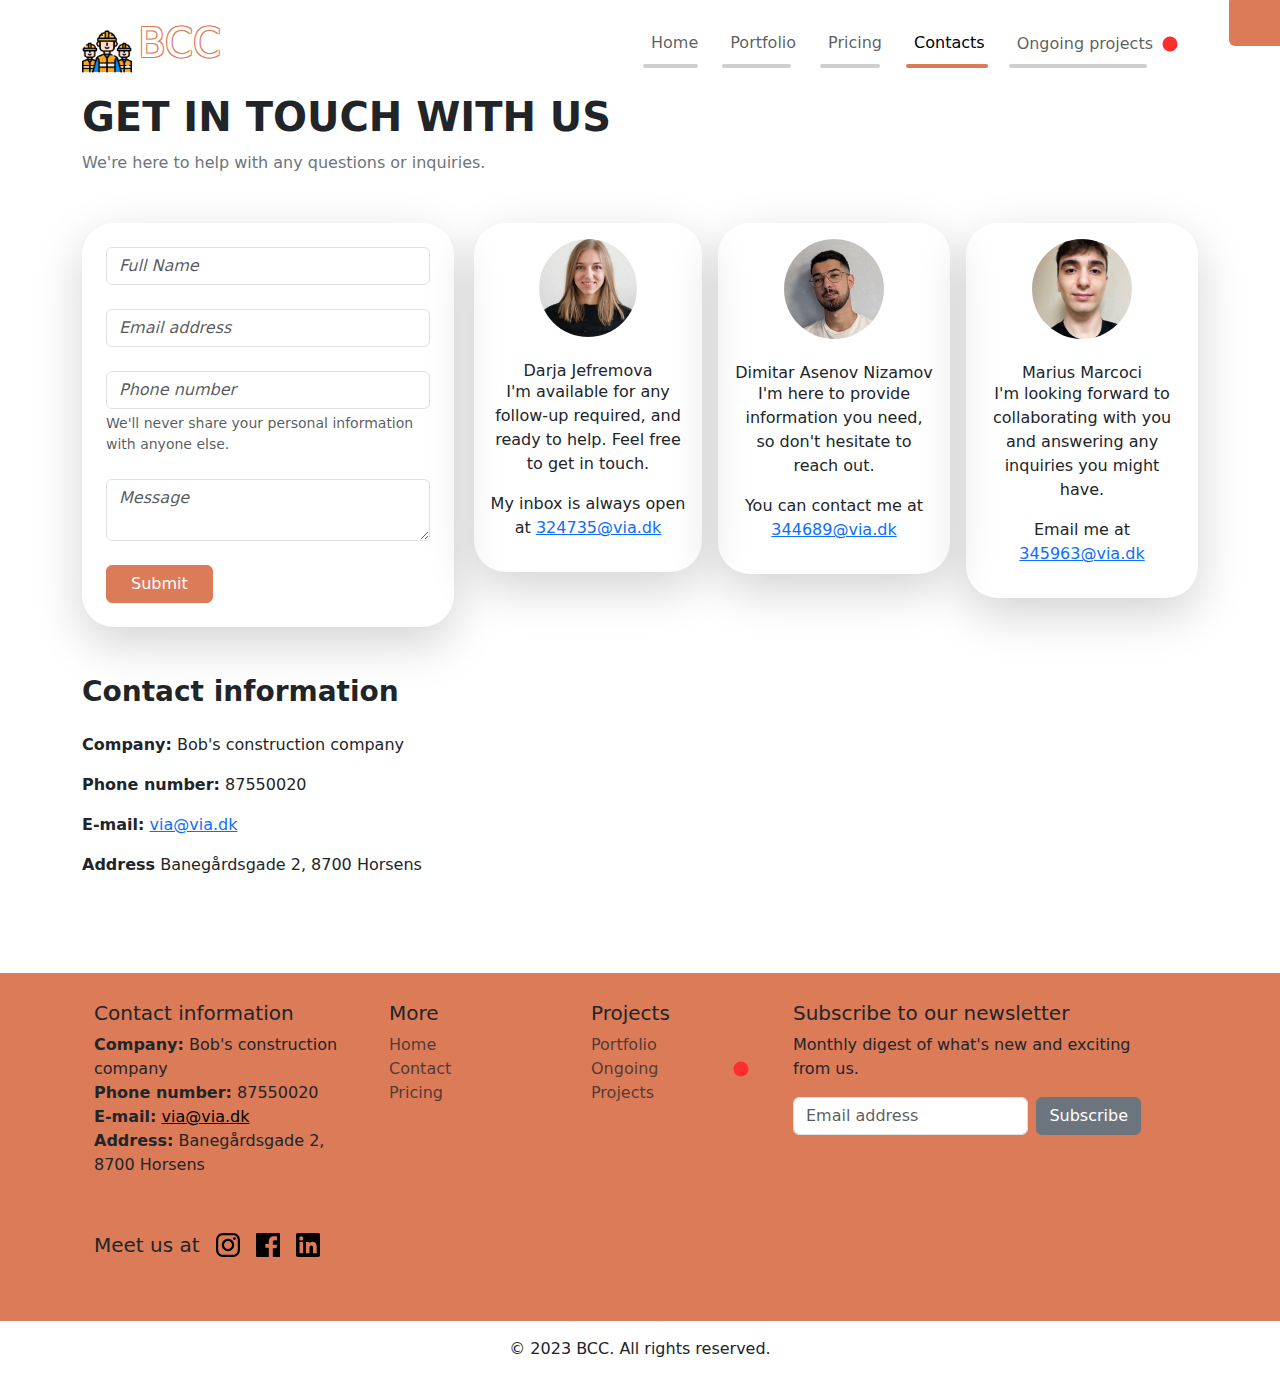
<file: contacts.html>
<!doctype html>
<html lang="en">

<head>
  <meta charset="utf-8">
  <meta name="viewport" content="width=device-width, initial-scale=1">
  <title>Bob's construction company</title>
    <link rel="shortcut icon" href="images/logo64x64.ico" type="image/x-icon">
  <link rel="stylesheet" href="styles/bootstrap.css">
  <link rel="stylesheet" href="styles/global.css">
  <link rel="stylesheet" href="styles/index.css">
  <link rel="stylesheet" href="https://cdnjs.cloudflare.com/ajax/libs/font-awesome/6.4.2/css/all.min.css"
    integrity="sha512-z3gLpd7yknf1YoNbCzqRKc4qyor8gaKU1qmn+CShxbuBusANI9QpRohGBreCFkKxLhei6S9CQXFEbbKuqLg0DA=="
    crossorigin="anonymous" referrerpolicy="no-referrer" />
</head>

<body>
  <nav class="navbar navbar-expand-md position-relative">
    <div class="decoration d-none d-sm-block position-absolute bg-primary rounded"></div>
    <div class="container">
      <a class="navbar-brand" href="index.html">
        <img src="images/logo64x64.png" alt="Bootstrap" width="50" height="45">
        <span class="logo-text">BCC</span>
      </a>
      <div class="d-md-flex gap-2 gap-sm-3 gap-xl-5 align-items-center">
        <button class="navbar-toggler" type="button" data-bs-toggle="collapse" data-bs-target="#navbarNav"
          aria-controls="navbarNav" aria-expanded="false" aria-label="Toggle navigation">
          <span class="navbar-toggler-icon"></span>
        </button>
      </div>
      <div class="collapse navbar-collapse justify-content-end" id="navbarNav">
        <ul class="navbar-nav">
          <li class="nav-item px-2">
            <a class="nav-link link-underline-primary" href="index.html">Home</a>
          </li>
          <li class="px-2 nav-item">
            <a class="nav-link link-underline-primary" href="portfolio.html">Portfolio</a>
          </li>
          <li class="px-2 nav-item">
            <a class="nav-link link-underline-primary" href="pricing.html">Pricing</a>
          </li>
          <li class="px-2 nav-item active">
            <a class="nav-link link-underline-primary active" aria-current="page" href="contacts.html">Contacts</a>
          </li>
          <li class="px-2 nav-item w-100 py-2 px-1">
            <a href="ongoing.html"
              class="w-100 d-flex link-underline-primary nav-link justify-content-start justify-md-content-center align-items-center ring-container">
              <span class="pe-1">Ongoing projects</span>
              <div class="d-flex justify-content-center align-items-center ring-container">
                <div class="ringring"></div>
                <div class="circle"></div>
              </div>
            </a>
          </li>
        </ul>
      </div>
    </div>
  </nav>
  <main class="container">
    <!-- Text -->
    <div class="text">
      <p class="fs-1 fw-bolder mb-1 text-uppercase">Get in Touch with Us</p>
      <p class="fs-6 text-secondary mt-1 mb-5">We're here to help with any questions or inquiries.</p>
    </div>

    <!-- Contact form -->
    <div class="d-flex flex-column flex-lg-row">
      <div class="col-xs-12 col-lg-4 me-lg-3  shadow-lg p-4 mb-5 rounded-5 ">
        <form>
          <div class="mb-4">
            <input type="text" placeholder="Full Name" class="form-control fst-italic" id="exampleInputName">
          </div>
          <div class="mb-4">
            <input type="email" placeholder="Email address" class="form-control fst-italic" id="exampleInputEmail1">
          </div>
          <div class="mb-4">
            <input type="tel" placeholder="Phone number" class="form-control fst-italic" id="exampleInputPhoneNumber"
              aria-describedby="phoneNumberlHelp">
            <div id="phoneNumberlHelp" class="form-text">We'll never share your personal information with anyone else.
            </div>
          </div>
          <div class="mb-4">
            <textarea placeholder="Message" class="form-control fst-italic" id="exampleInputMessage"></textarea>
          </div>
          <button type="submit" class="btn btn-primary text-white me-auto px-4">Submit</button>
        </form>
      </div>
      <!-- Contacts -->
      <div class="row row-col-xs-2 row-cols-md-3 g-3">
        <div>
          <div class="w-30 h-70 text-center shadow-lg p-3 ms-1 mb-5 rounded-5">
            <img src="images/dj.png" class="card-img-top w-50 h-30 align-self-center rounded-circle mb-4" alt="photo">
            <div class="card-body">
              <h5 class="card-title fs-6">Darja Jefremova</h5>
              <p class="card-text">I'm available for any follow-up required, and ready to help. Feel free to get in
                touch.</p>
              <p class="email">My inbox is always open at <a href="mailto:324735@via.dk"> 324735@via.dk</a></p>
            </div>
          </div>
        </div>
        <div>
          <div class=" w-30 h-70 text-center shadow-lg p-3 mb-5 rounded-5 ">
            <img src="images/dan.png" class="card-img-top w-50 h-30 align-self-center rounded-circle mb-4" alt="photo">
            <div class="card-body">
              <h5 class="card-title fs-6">Dimitar Asenov Nizamov</h5>
              <p class="card-text">I'm here to provide information you need, so don't hesitate to reach out.</p>
              <p class="email">You can contact me at <a href="mailto:344689@via.dk"> 344689@via.dk</a></p>
            </div>
          </div>
        </div>
        <div>
          <div class=" w-30 h-70 text-center shadow-lg p-3 mb-5 rounded-5 ">
            <img src="images/mm.png" class="card-img-top w-50 h-30 align-self-center rounded-circle mb-4" alt="photo">
            <div class="card-body">
              <h5 class="card-title fs-6">Marius Marcoci</h5>
              <p class="card-text">I'm looking forward to collaborating with you and answering any inquiries you might
                have.</p>
              <p class="email">Email me at <a href="mailto:345963@via.dk"> 345963@via.dk</a></p>
            </div>
          </div>
        </div>
      </div>
    </div>
    <!-- Contact info -->
    <div class="d-flex mb-5 flex-column flex-lg-row flex-md-row">
      <div class=" w-50 mb-5">
        <div class="card-body">
          <h5 class="card-title fw-bolder fs-3 mb-4">Contact information</h5>
          <p class="card-text"><strong>Company:</strong> Bob's construction company</p>
          <p class="card-text"><strong>Phone number:</strong> 87550020</p>
          <p class="card-text"><strong>E-mail:</strong> <a href="mailto:via@via.dk"> via@via.dk</a></p>
          <p class="card-text"><strong>Address</strong> Banegårdsgade 2, 8700 Horsens</p>
        </div>
      </div>
      <div class="ms-5">
        <iframe
          src="https://www.google.com/maps/embed?pb=!1m18!1m12!1m3!1d1882.7229095299467!2d9.838031680671843!3d55.863577630002396!2m3!1f0!2f0!3f0!3m2!1i1024!2i768!4f13.1!3m3!1m2!1s0x464c63be87e17d19%3A0xa65113d28ba174ba!2sVIA%20University%20College%2C%20Campus%20Horsens!5e0!3m2!1sda!2sdk!4v1698149342575!5m2!1sda!2sdk"
          width="300" height="200" style="border:0;" allowfullscreen="" loading="lazy"
          referrerpolicy="no-referrer-when-downgrade"></iframe>
      </div>
    </div>
  </main>


  <!-- Footer -->
  <footer class="pt-1 bg-primary">
    <div class="content container">
        <div class="row mx-0 d-flex">
            <div class="col-lg-3 col-md-6 col-sm-6 mb-3 mt-4 w-20">
                <h5>Contact information</h5>
                <ul class="list-unstyled">
                    <li><strong>Company:</strong> Bob's construction company</li>
                    <li><strong>Phone number:</strong> 87550020</li>
                    <li><strong>E-mail:</strong> <a class="text-black" href="mailto:via@via.dk">via@via.dk</a></li>
                    <li><strong>Address:</strong> Banegårdsgade 2, 8700 Horsens</li>
                </ul>
            </div>
            <div class="col-lg- col-md-2 col-sm-2 col-4 ms-3 mt-4 w-10">
                <h5>More</h5>
                <ul class="nav flex-column">
                    <li><a class="link-offset-2 link-offset-3-hover link-underline-light link-underline-opacity-0 link-underline-opacity-75-hover text-body-secondary "
                            href="index.html">Home</a></li>
                    <li><a class="link-offset-2 link-offset-3-hover link-underline-light link-underline-opacity-0 link-underline-opacity-75-hover text-body-secondary"
                            href="contacts.html">Contact</a></li>
                    <li><a class="link-offset-2 link-offset-3-hover link-underline-light link-underline-opacity-0 link-underline-opacity-75-hover text-body-secondary"
                            href="pricing.html">Pricing</a></li>
                </ul>
            </div>
            <div class="col-lg-2 col-md-2 col-sm-2 col-6 mb-5 ms-3 mt-4 w-10">
                <h5>Projects</h5>
                <ul class="nav flex-column">
                    <li><a class="link-offset-2 link-offset-3-hover link-underline-light link-underline-opacity-0 link-underline-opacity-75-hover text-body-secondary text-decoration-color-black custom-underline"
                            href="portfolio.html">Portfolio</a></li>
                    <li><a href="ongoing.html"
                            class="w-100 d-flex link-underline-primary text-body-secondary link-offset-2 link-offset-3-hover link-underline-light link-underline-opacity-0 link-underline-opacity-75-hover">
                            <span class="pe-1">Ongoing Projects</span>
                            <div class="d-flex justify-content-center align-items-center ring-container">
                                <div class="ringring"></div>
                                <div class="circle"></div>
                            </div>
                        </a>
                    </li>
                </ul>
            </div>
            <div class="col-lg-4 col-md-5 col-sm-5 col-9 offset-md-1 mb-2 ms-3 mt-4 me-4">
                <form>
                    <h5>Subscribe to our newsletter</h5>
                    <p>Monthly digest of what's new and exciting from us.</p>
                    <div class="d-flex flex-column flex-sm-row w-100 gap-2">
                        <label for="newsletter1" class="visually-hidden">Email address</label>
                        <input id="newsletter1" type="text" class="form-control" placeholder="Email address">
                        <button class="btn btn-secondary" type="button">Subscribe</button>
                    </div>
                </form>
            </div>
            <div class="d-flex col-lg-3 col-md-3 col-sm-3 col-5 mb-5 mt-4">
                <h5>Meet us at</h5>
                <ul class="list-unstyled d-flex justify-content-start">
                    <li class="ms-3">
                        <a class="link-body-emphasis" href="https://www.instagram.com/viauniversitycollege/"
                            target="_blank">
                            <svg xmlns="http://www.w3.org/2000/svg" viewBox="0 0 24 24" width="24" height="24">
                                <g>
                                    <path
                                        d="M12,2.162c3.204,0,3.584,0.012,4.849,0.07c1.308,0.06,2.655,0.358,3.608,1.311c0.962,0.962,1.251,2.296,1.311,3.608c0.058,1.265,0.07,1.645,0.07,4.849c0,3.204-0.012,3.584-0.07,4.849c-0.059,1.301-0.364,2.661-1.311,3.608c-0.962,0.962-2.295,1.251-3.608,1.311c-1.265,0.058-1.645,0.07-4.849,0.07s-3.584-0.012-4.849-0.07c-1.291-0.059-2.669-0.371-3.608-1.311c-0.957-0.957-1.251-2.304-1.311-3.608c-0.058-1.265-0.07-1.645-0.07-4.849c0-3.204,0.012-3.584,0.07-4.849c0.059-1.296,0.367-2.664,1.311-3.608c0.96-0.96,2.299-1.251,3.608-1.311C8.416,2.174,8.796,2.162,12,2.162 M12,0C8.741,0,8.332,0.014,7.052,0.072C5.197,0.157,3.355,0.673,2.014,2.014C0.668,3.36,0.157,5.198,0.072,7.052C0.014,8.332,0,8.741,0,12c0,3.259,0.014,3.668,0.072,4.948c0.085,1.853,0.603,3.7,1.942,5.038c1.345,1.345,3.186,1.857,5.038,1.942C8.332,23.986,8.741,24,12,24c3.259,0,3.668-0.014,4.948-0.072c1.854-0.085,3.698-0.602,5.038-1.942c1.347-1.347,1.857-3.184,1.942-5.038C23.986,15.668,24,15.259,24,12c0-3.259-0.014-3.668-0.072-4.948c-0.085-1.855-0.602-3.698-1.942-5.038c-1.343-1.343-3.189-1.858-5.038-1.942C15.668,0.014,15.259,0,12,0z" />
                                    <path
                                        d="M12,5.838c-3.403,0-6.162,2.759-6.162,6.162c0,3.403,2.759,6.162,6.162,6.162s6.162-2.759,6.162-6.162C18.162,8.597,15.403,5.838,12,5.838z M12,16c-2.209,0-4-1.791-4-4s1.791-4,4-4s4,1.791,4,4S14.209,16,12,16z" />
                                    <circle cx="18.406" cy="5.594" r="1.44" />
                                </g>
                            </svg>
                        </a>
                    </li>
                    <li class="ms-3">
                        <a class="link-body-emphasis" href="https://www.facebook.com/viauniversitycollege"
                            target="_blank">
                            <svg xmlns="http://www.w3.org/2000/svg" viewBox="0 0 24 24" width="24" height="24">
                                <path
                                    d="M22.676 0H1.324C0.594 0 0 0.593 0 1.324v21.352C0 23.407.593 24 1.324 24H12.82V14.708h-3.512v-3.62h3.51V8.69c0-3.437 2.072-5.332 5.133-5.332 1.47 0 2.736.11 3.105.16v3.62h-2.127c-1.67 0-2.106.793-2.106 1.963v2.558h4.216l-.55 3.62h-3.67V24h7.158c.73 0 1.323-.593 1.323-1.324V1.324C24 .593 23.406 0 22.676 0" />
                            </svg>
                        </a>
                    </li>
                    <li class="ms-3">
                        <a class="link-body-emphasis" href="https://www.linkedin.com/school/viauniversitycollege"
                            target="_blank">
                            <svg xmlns="http://www.w3.org/2000/svg" viewBox="0 0 24 24" width="24" height="24">
                                <g>
                                    <path
                                        d="M22.225,0H1.77C0.792,0,0,0.774,0,1.729v20.542C0,23.226,0.792,24,1.77,24h20.455C23.208,24,24,23.226,24,22.271V1.729C24,0.774,23.208,0,22.225,0z M7.032,20.291H3.516V9H7.032V20.291z M5.274,7.422c-1.129,0-2.041-0.917-2.041-2.045c0-1.127,0.912-2.045,2.041-2.045c1.127,0,2.041,0.918,2.041,2.045C7.315,6.505,6.401,7.422,5.274,7.422z M20.485,20.291h-3.515v-5.569c0-1.328-0.476-2.237-1.662-2.237c-0.907,0-1.448,0.61-1.688,1.2c-0.086,0.21-0.107,0.502-0.107,0.795v5.811h-3.515V9h3.515v1.551c0.465-0.718,1.296-1.744,3.176-1.744c2.309,0,4.03,1.511,4.03,4.752V20.291z" />
                                </g>
                            </svg>
                        </a>
                    </li>
                </ul>
            </div>
        </div>
    </div>
    <div class="d-flex justify-content-center pt-3 bg-white">
        <p>© 2023 BCC. All rights reserved.</p>
    </div>
</footer>

  <script src="https://cdn.jsdelivr.net/npm/bootstrap@5.3.2/dist/js/bootstrap.bundle.min.js"
    integrity="sha384-C6RzsynM9kWDrMNeT87bh95OGNyZPhcTNXj1NW7RuBCsyN/o0jlpcV8Qyq46cDfL"
    crossorigin="anonymous"></script>
  <script src="https://example.com/fontawesome/v6.4.2/js/all.js" data-auto-replace-svg="nest"></script>

</body>

</html>
</file>
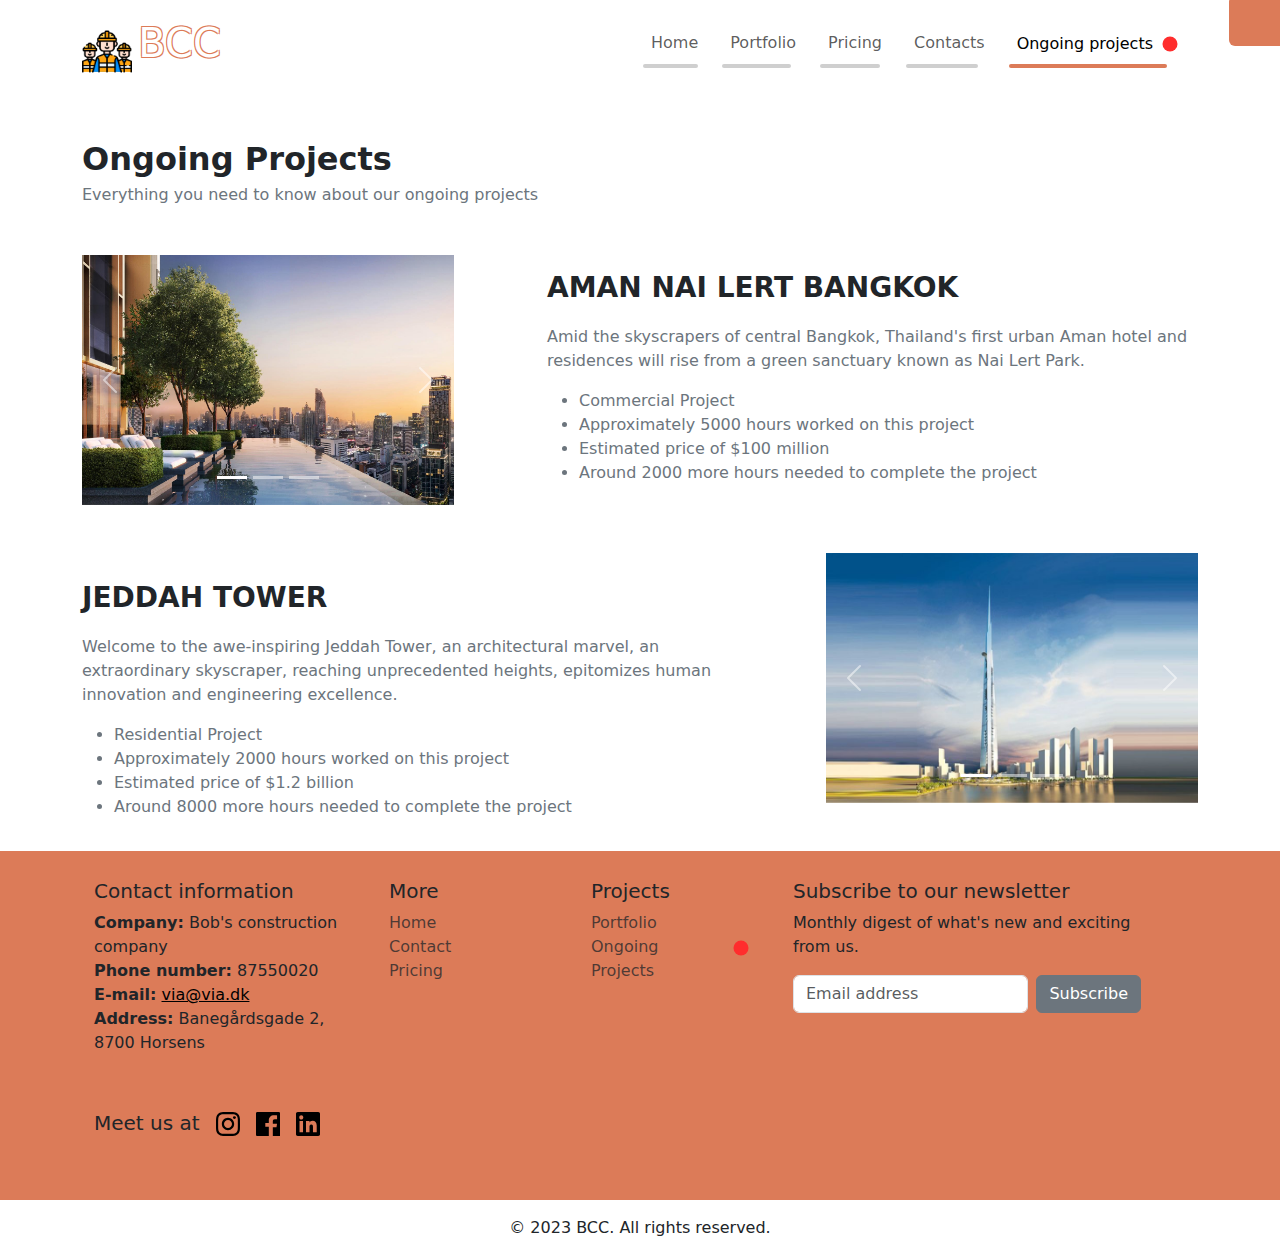
<file: ongoing.html>
<!doctype html>
<html lang="en">

<head>
    <meta charset="utf-8">
    <meta name="viewport" content="width=device-width, initial-scale=1">
    <title>Bob's construction company</title>
    <link rel="shortcut icon" href="images/logo64x64.ico" type="image/x-icon">
    <link rel="stylesheet" href="styles/ongoing.css">
    <link rel="stylesheet" href="styles/bootstrap.css">
    <link rel="stylesheet" href="styles/global.css">
    <link rel="stylesheet" href="styles/index.css">
    
    <link rel="stylesheet" href="https://cdnjs.cloudflare.com/ajax/libs/font-awesome/6.4.2/css/all.min.css"
        integrity="sha512-z3gLpd7yknf1YoNbCzqRKc4qyor8gaKU1qmn+CShxbuBusANI9QpRohGBreCFkKxLhei6S9CQXFEbbKuqLg0DA=="
        crossorigin="anonymous" referrerpolicy="no-referrer" />
</head>

<body>
    <nav class="navbar navbar-expand-md position-relative">
        <div class="decoration d-none d-sm-block position-absolute bg-primary rounded"></div>
        <div class="container">
            <a class="navbar-brand" href="index.html">
                <img src="images/logo64x64.png" alt="Bootstrap" width="50" height="45"> 
                <span class="logo-text">BCC</span>
            </a>
            <div class="d-md-flex gap-2 gap-sm-3 gap-xl-5 align-items-center">
                <button class="navbar-toggler" type="button" data-bs-toggle="collapse" data-bs-target="#navbarNav"
                    aria-controls="navbarNav" aria-expanded="false" aria-label="Toggle navigation">
                    <span class="navbar-toggler-icon"></span>
                </button>
            </div>
            <div class="collapse navbar-collapse justify-content-end" id="navbarNav">
                <ul class="navbar-nav">
                    <li class="nav-item px-2">
                        <a class="nav-link link-underline-primary"  href="index.html">Home</a>
                    </li>
                    <li class="px-2 nav-item">
                        <a class="nav-link link-underline-primary" href="portfolio.html">Portfolio</a>
                    </li>
                    <li class="px-2 nav-item">
                        <a class="nav-link link-underline-primary" href="pricing.html">Pricing</a>
                    </li>
                    <li class="px-2 nav-item">
                        <a class="nav-link link-underline-primary" href="contacts.html">Contacts</a>
                    </li>
                    <li class="px-2 nav-item w-100 py-2 px-1 active">
                        <a href="ongoing.html" aria-current="page"
                            class="active w-100 d-flex link-underline-primary nav-link justify-content-start justify-md-content-center align-items-center ring-container">
                            <span class="pe-1">Ongoing projects</span>
                            <div class="d-flex justify-content-center align-items-center ring-container">
                                <div class="ringring"></div>
                                <div class="circle"></div>
                            </div>
                        </a>
                    </li>
                </ul>
            </div>
        </div>
    </nav>
    
    <div class="container">
        <!-- title -->
        <div class="d-flex flex-column mt-5 text-xs-center text-sm-center text-md-start">
            <span class="fs-2 fw-bold">Ongoing Projects</span>
            <span class="text-secondary">Everything you need to know about our ongoing projects</span>
        </div>
        
        <!-- row 1 -->
        <div class="d-flex flex-md-row flex-sm-column justify-content-md-between align-items-center mt-5 flex-xs-column">
            <!-- column 1 -->
            <div class="col-md-4 col-12">
                <div id="carousel1" class="carousel slide">
                    <div class="carousel-indicators">
                      <button type="button" data-bs-target="#carousel1" data-bs-slide-to="0" class="active" aria-current="true" aria-label="Slide 1"></button>
                      <button type="button" data-bs-target="#carousel1" data-bs-slide-to="1" aria-label="Slide 2"></button>
                      <button type="button" data-bs-target="#carousel1" data-bs-slide-to="2" aria-label="Slide 3"></button>
                    </div>
                    <div class="carousel-inner">
                      <div class="carousel-item active">
                        <img src="./images/aman1.jpg" class="d-block w-100" alt="AMAN NAI LERT BANGKOK">
                      </div>
                      <div class="carousel-item">
                        <img src="./images/aman2.webp" class="d-block w-100" alt="AMAN NAI LERT BANGKOK">
                      </div>
                      <div class="carousel-item">
                        <img src="./images/aman3.jpg" class="d-block w-100" alt="AMAN NAI LERT BANGKOK">
                      </div>
                    </div>
                    <button class="carousel-control-prev" type="button" data-bs-target="#carousel1" data-bs-slide="prev">
                      <span class="carousel-control-prev-icon" aria-hidden="true"></span>
                      <span class="visually-hidden">Previous</span>
                    </button>
                    <button class="carousel-control-next" type="button" data-bs-target="#carousel1" data-bs-slide="next">
                      <span class="carousel-control-next-icon" aria-hidden="true"></span>
                      <span class="visually-hidden">Next</span>
                    </button>
                  </div>
            </div>
            <!-- column 2-->
            <div class="col-md-7 col-sm-12 col-10">
                <div class="d-flex flex-column text-sm-center text-md-start text-xs-center mt-2">
                    <p class="fs-3 fw-bold">AMAN NAI LERT BANGKOK</p>
                    <p class="text-secondary">Amid the skyscrapers of central Bangkok, Thailand's first urban Aman hotel and residences will rise from a green sanctuary known as Nai Lert Park.</p>
                    <!-- <p class="text-secondary"> -->
                        <ul class="text-secondary">
                            <li>Commercial Project</li>
                            <li>Approximately 5000 hours worked on this project</li>
                            <li>Estimated price of $100 million</li>
                            <li>Around 2000 more hours needed to complete the project</li>
                        </ul>
                    <!-- </p> -->
                </div>
            </div>
        </div>

        <!-- row 2-->
        <div class="d-flex flex-md-row flex-sm-column flex-xs-column justify-content-between align-items-center mt-5">
            <!-- column 1 -->
            <div class="col-md-7 col-sm-12 col-10 order-md-1 order-sm-2 order-xs-2">
                <div class="d-flex flex-column text-sm-center text-xs-center text-md-start mt-2">
                    <p class="fs-3 fw-bold">JEDDAH TOWER</p>
                    <p class="text-secondary">Welcome to the awe-inspiring Jeddah Tower, an architectural marvel, an extraordinary skyscraper, reaching unprecedented heights, epitomizes human innovation and engineering excellence.</p>
                    <!-- <p class="text-secondary"> -->
                        <ul class="text-secondary">
                            <li>Residential Project</li>
                            <li>Approximately 2000 hours worked on this project</li>
                            <li>Estimated price of $1.2 billion</li>
                            <li>Around 8000 more hours needed to complete the project</li>
                        </ul>
                    <!-- </p> -->
                </div>
            </div>
            <!-- column 2-->
            <!--order-xs-1  -->
            <div class="col-md-4 col-12 order-md-2 order-sm-1 mb-5">
                <div id="carousel2" class="carousel slide ">
                    <div class="carousel-indicators">
                      <button type="button" data-bs-target="#carousel2" data-bs-slide-to="0" class="active" aria-current="true" aria-label="Slide 1"></button>
                      <button type="button" data-bs-target="#carousel2" data-bs-slide-to="1" aria-label="Slide 2"></button>
                      <button type="button" data-bs-target="#carousel2" data-bs-slide-to="2" aria-label="Slide 3"></button>
                    </div>
                    <div class="carousel-inner">
                      <div class="carousel-item active">
                        <img src="./images/jt2.jpg" class="d-block w-100" alt="JEDDAH TOWER">
                      </div>
                      <div class="carousel-item">
                        <img src="./images/jt1.jpg" class="d-block w-100" alt="JEDDAH TOWER">
                      </div>
                      <div class="carousel-item">
                        <img src="./images/jt3.jpg" class="d-block w-100" alt="JEDDAH TOWER">
                      </div>
                    </div>
                    <button class="carousel-control-prev" type="button" data-bs-target="#carousel2" data-bs-slide="prev">
                      <span class="carousel-control-prev-icon" aria-hidden="true"></span>
                      <span class="visually-hidden">Previous</span>
                    </button>
                    <button class="carousel-control-next" type="button" data-bs-target="#carousel2" data-bs-slide="next">
                      <span class="carousel-control-next-icon" aria-hidden="true"></span>
                      <span class="visually-hidden">Next</span>
                    </button>
                </div>
            </div>
        </div>
    </div>

    
<!-- Footer -->
<footer class="pt-1 bg-primary">
  <div class="content container">
      <div class="row mx-0 d-flex">
          <div class="col-lg-3 col-md-6 col-sm-6 mb-3 mt-4 w-20">
              <h5>Contact information</h5>
              <ul class="list-unstyled">
                  <li><strong>Company:</strong> Bob's construction company</li>
                  <li><strong>Phone number:</strong> 87550020</li>
                  <li><strong>E-mail:</strong> <a class="text-black" href="mailto:via@via.dk">via@via.dk</a></li>
                  <li><strong>Address:</strong> Banegårdsgade 2, 8700 Horsens</li>
              </ul>
          </div>
          <div class="col-lg- col-md-2 col-sm-2 col-4 ms-3 mt-4 w-10">
              <h5>More</h5>
              <ul class="nav flex-column">
                  <li><a class="link-offset-2 link-offset-3-hover link-underline-light link-underline-opacity-0 link-underline-opacity-75-hover text-body-secondary "
                          href="index.html">Home</a></li>
                  <li><a class="link-offset-2 link-offset-3-hover link-underline-light link-underline-opacity-0 link-underline-opacity-75-hover text-body-secondary"
                          href="contacts.html">Contact</a></li>
                  <li><a class="link-offset-2 link-offset-3-hover link-underline-light link-underline-opacity-0 link-underline-opacity-75-hover text-body-secondary"
                          href="pricing.html">Pricing</a></li>
              </ul>
          </div>
          <div class="col-lg-2 col-md-2 col-sm-2 col-6 mb-5 ms-3 mt-4 w-10">
              <h5>Projects</h5>
              <ul class="nav flex-column">
                  <li><a class="link-offset-2 link-offset-3-hover link-underline-light link-underline-opacity-0 link-underline-opacity-75-hover text-body-secondary text-decoration-color-black custom-underline"
                          href="portfolio.html">Portfolio</a></li>
                  <li><a href="ongoing.html"
                          class="w-100 d-flex link-underline-primary text-body-secondary link-offset-2 link-offset-3-hover link-underline-light link-underline-opacity-0 link-underline-opacity-75-hover">
                          <span class="pe-1">Ongoing Projects</span>
                          <div class="d-flex justify-content-center align-items-center ring-container">
                              <div class="ringring"></div>
                              <div class="circle"></div>
                          </div>
                      </a>
                  </li>
              </ul>
          </div>
          <div class="col-lg-4 col-md-5 col-sm-5 col-9 offset-md-1 mb-2 ms-3 mt-4 me-4">
              <form>
                  <h5>Subscribe to our newsletter</h5>
                  <p>Monthly digest of what's new and exciting from us.</p>
                  <div class="d-flex flex-column flex-sm-row w-100 gap-2">
                      <label for="newsletter1" class="visually-hidden">Email address</label>
                      <input id="newsletter1" type="text" class="form-control" placeholder="Email address">
                      <button class="btn btn-secondary" type="button">Subscribe</button>
                  </div>
              </form>
          </div>
          <div class="d-flex col-lg-3 col-md-3 col-sm-3 col-5 mb-5 mt-4">
              <h5>Meet us at</h5>
              <ul class="list-unstyled d-flex justify-content-start">
                  <li class="ms-3">
                      <a class="link-body-emphasis" href="https://www.instagram.com/viauniversitycollege/"
                          target="_blank">
                          <svg xmlns="http://www.w3.org/2000/svg" viewBox="0 0 24 24" width="24" height="24">
                              <g>
                                  <path
                                      d="M12,2.162c3.204,0,3.584,0.012,4.849,0.07c1.308,0.06,2.655,0.358,3.608,1.311c0.962,0.962,1.251,2.296,1.311,3.608c0.058,1.265,0.07,1.645,0.07,4.849c0,3.204-0.012,3.584-0.07,4.849c-0.059,1.301-0.364,2.661-1.311,3.608c-0.962,0.962-2.295,1.251-3.608,1.311c-1.265,0.058-1.645,0.07-4.849,0.07s-3.584-0.012-4.849-0.07c-1.291-0.059-2.669-0.371-3.608-1.311c-0.957-0.957-1.251-2.304-1.311-3.608c-0.058-1.265-0.07-1.645-0.07-4.849c0-3.204,0.012-3.584,0.07-4.849c0.059-1.296,0.367-2.664,1.311-3.608c0.96-0.96,2.299-1.251,3.608-1.311C8.416,2.174,8.796,2.162,12,2.162 M12,0C8.741,0,8.332,0.014,7.052,0.072C5.197,0.157,3.355,0.673,2.014,2.014C0.668,3.36,0.157,5.198,0.072,7.052C0.014,8.332,0,8.741,0,12c0,3.259,0.014,3.668,0.072,4.948c0.085,1.853,0.603,3.7,1.942,5.038c1.345,1.345,3.186,1.857,5.038,1.942C8.332,23.986,8.741,24,12,24c3.259,0,3.668-0.014,4.948-0.072c1.854-0.085,3.698-0.602,5.038-1.942c1.347-1.347,1.857-3.184,1.942-5.038C23.986,15.668,24,15.259,24,12c0-3.259-0.014-3.668-0.072-4.948c-0.085-1.855-0.602-3.698-1.942-5.038c-1.343-1.343-3.189-1.858-5.038-1.942C15.668,0.014,15.259,0,12,0z" />
                                  <path
                                      d="M12,5.838c-3.403,0-6.162,2.759-6.162,6.162c0,3.403,2.759,6.162,6.162,6.162s6.162-2.759,6.162-6.162C18.162,8.597,15.403,5.838,12,5.838z M12,16c-2.209,0-4-1.791-4-4s1.791-4,4-4s4,1.791,4,4S14.209,16,12,16z" />
                                  <circle cx="18.406" cy="5.594" r="1.44" />
                              </g>
                          </svg>
                      </a>
                  </li>
                  <li class="ms-3">
                      <a class="link-body-emphasis" href="https://www.facebook.com/viauniversitycollege"
                          target="_blank">
                          <svg xmlns="http://www.w3.org/2000/svg" viewBox="0 0 24 24" width="24" height="24">
                              <path
                                  d="M22.676 0H1.324C0.594 0 0 0.593 0 1.324v21.352C0 23.407.593 24 1.324 24H12.82V14.708h-3.512v-3.62h3.51V8.69c0-3.437 2.072-5.332 5.133-5.332 1.47 0 2.736.11 3.105.16v3.62h-2.127c-1.67 0-2.106.793-2.106 1.963v2.558h4.216l-.55 3.62h-3.67V24h7.158c.73 0 1.323-.593 1.323-1.324V1.324C24 .593 23.406 0 22.676 0" />
                          </svg>
                      </a>
                  </li>
                  <li class="ms-3">
                      <a class="link-body-emphasis" href="https://www.linkedin.com/school/viauniversitycollege"
                          target="_blank">
                          <svg xmlns="http://www.w3.org/2000/svg" viewBox="0 0 24 24" width="24" height="24">
                              <g>
                                  <path
                                      d="M22.225,0H1.77C0.792,0,0,0.774,0,1.729v20.542C0,23.226,0.792,24,1.77,24h20.455C23.208,24,24,23.226,24,22.271V1.729C24,0.774,23.208,0,22.225,0z M7.032,20.291H3.516V9H7.032V20.291z M5.274,7.422c-1.129,0-2.041-0.917-2.041-2.045c0-1.127,0.912-2.045,2.041-2.045c1.127,0,2.041,0.918,2.041,2.045C7.315,6.505,6.401,7.422,5.274,7.422z M20.485,20.291h-3.515v-5.569c0-1.328-0.476-2.237-1.662-2.237c-0.907,0-1.448,0.61-1.688,1.2c-0.086,0.21-0.107,0.502-0.107,0.795v5.811h-3.515V9h3.515v1.551c0.465-0.718,1.296-1.744,3.176-1.744c2.309,0,4.03,1.511,4.03,4.752V20.291z" />
                              </g>
                          </svg>
                      </a>
                  </li>
              </ul>
          </div>
      </div>
  </div>
  <div class="d-flex justify-content-center pt-3 bg-white">
      <p>© 2023 BCC. All rights reserved.</p>
  </div>
</footer>

    <script src="https://cdn.jsdelivr.net/npm/bootstrap@5.3.2/dist/js/bootstrap.bundle.min.js"
        integrity="sha384-C6RzsynM9kWDrMNeT87bh95OGNyZPhcTNXj1NW7RuBCsyN/o0jlpcV8Qyq46cDfL"
        crossorigin="anonymous"></script>
    <script src="https://example.com/fontawesome/v6.4.2/js/all.js" data-auto-replace-svg="nest"></script>

</body>

</html>
</file>
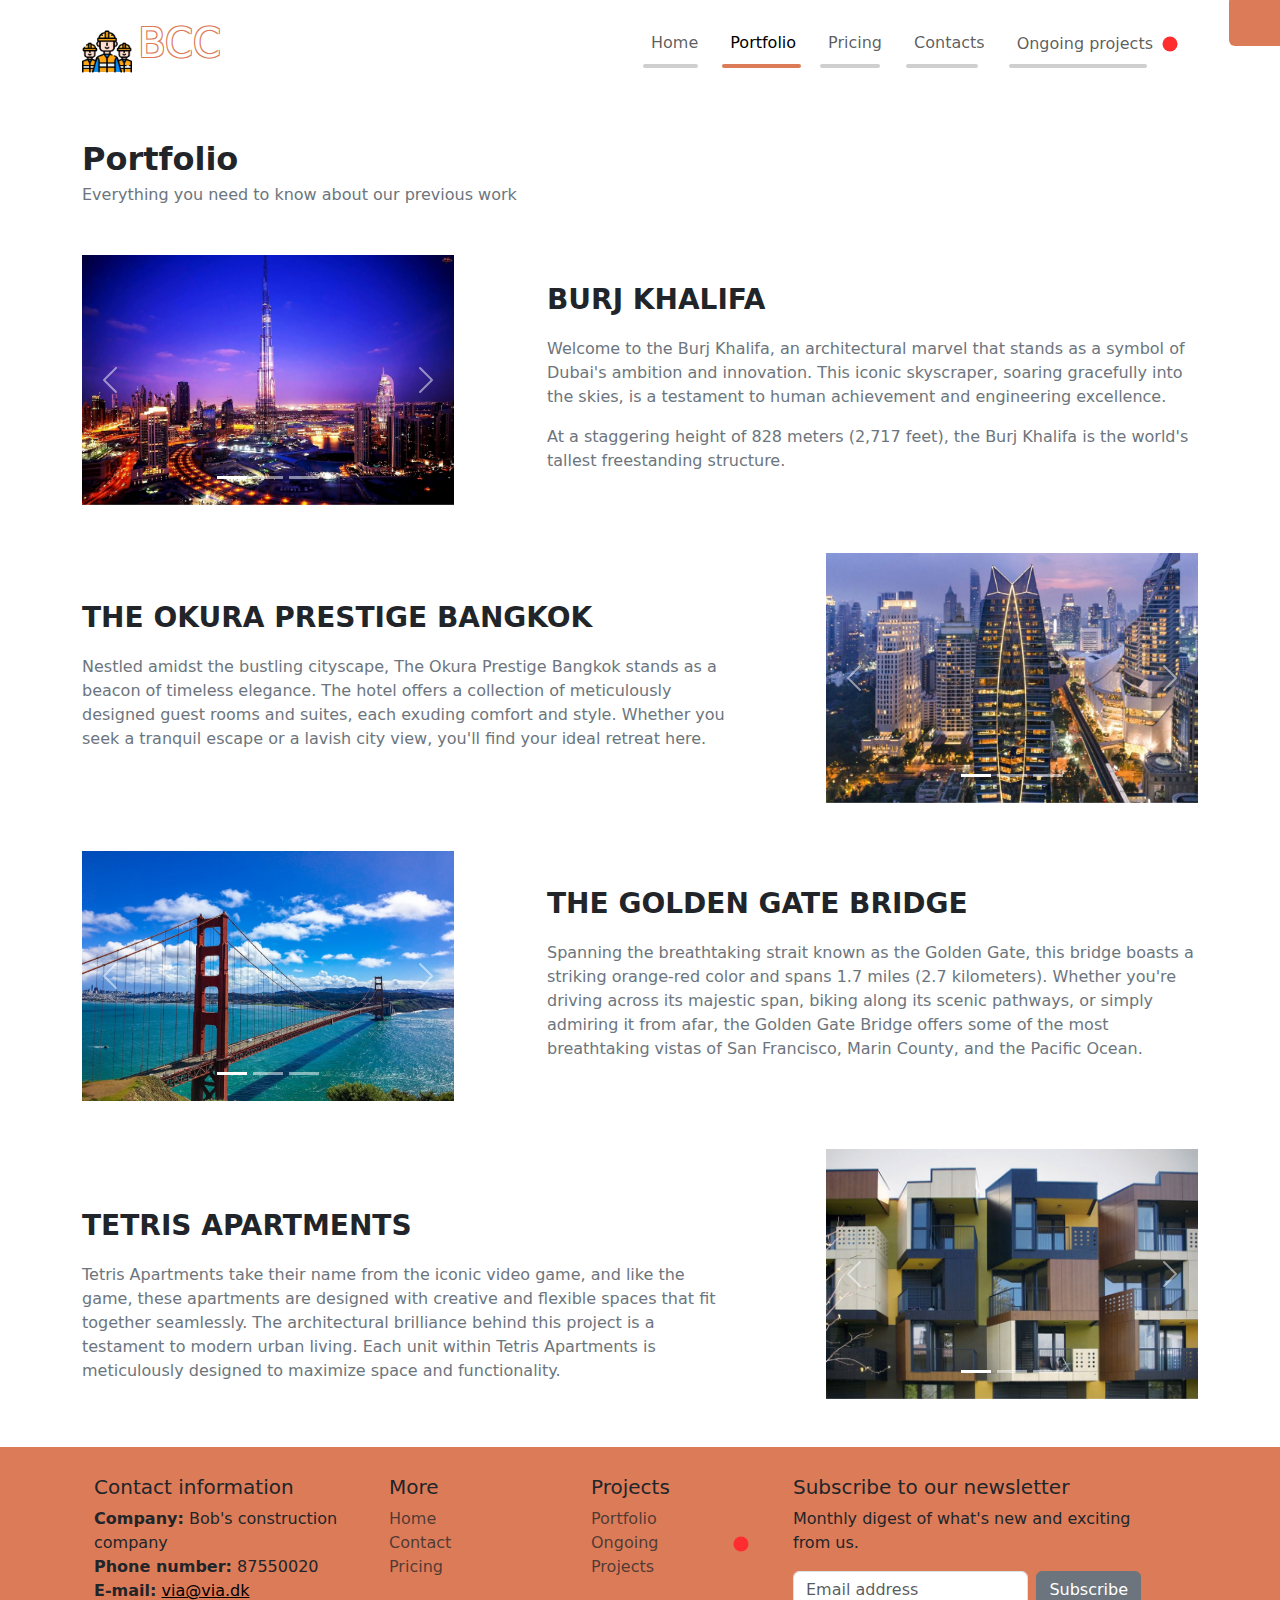
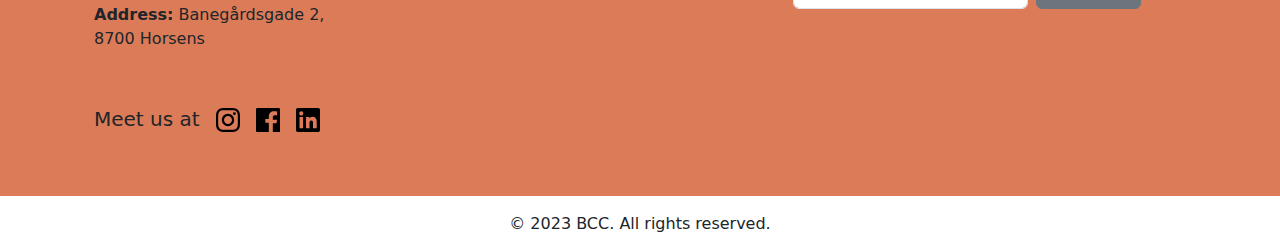
<file: portfolio.html>
<!doctype html>
<html lang="en">

<head>
    <meta charset="utf-8">
    <meta name="viewport" content="width=device-width, initial-scale=1">
    <title>Bob's construction company</title>
    <link rel="shortcut icon" href="images/logo64x64.ico" type="image/x-icon">
    <link rel="stylesheet" href="styles/bootstrap.css">
    <link rel="stylesheet" href="styles/global.css">
    <link rel="stylesheet" href="styles/index.css">
    <link rel="stylesheet" href="styles/portfolio.css">
    <link rel="stylesheet" href="https://cdnjs.cloudflare.com/ajax/libs/font-awesome/6.4.2/css/all.min.css"
        integrity="sha512-z3gLpd7yknf1YoNbCzqRKc4qyor8gaKU1qmn+CShxbuBusANI9QpRohGBreCFkKxLhei6S9CQXFEbbKuqLg0DA=="
        crossorigin="anonymous" referrerpolicy="no-referrer" />
</head>

<body>
    <nav class="navbar navbar-expand-md position-relative">
        <div class="decoration d-none d-sm-block position-absolute bg-primary rounded"></div>
        <div class="container">
            <a class="navbar-brand" href="index.html">
                <img src="images/logo64x64.png" alt="Bootstrap" width="50" height="45"> 
                <span class="logo-text">BCC</span>
            </a>
            <div class="d-md-flex gap-2 gap-sm-3 gap-xl-5 align-items-center">
                <button class="navbar-toggler" type="button" data-bs-toggle="collapse" data-bs-target="#navbarNav"
                    aria-controls="navbarNav" aria-expanded="false" aria-label="Toggle navigation">
                    <span class="navbar-toggler-icon"></span>
                </button>
            </div>
            <div class="collapse navbar-collapse justify-content-end" id="navbarNav">
                <ul class="navbar-nav">
                    <li class="nav-item px-2">
                        <a class="nav-link link-underline-primary"  href="index.html">Home</a>
                    </li>
                    <li class="px-2 nav-item active">
                        <a class="nav-link link-underline-primary active" aria-current="page" href="portfolio.html">Portfolio</a>
                    </li>
                    <li class="px-2 nav-item">
                        <a class="nav-link link-underline-primary" href="pricing.html">Pricing</a>
                    </li>
                    <li class="px-2 nav-item">
                        <a class="nav-link link-underline-primary" href="contacts.html">Contacts</a>
                    </li>
                    <li class="px-2 nav-item w-100 py-2 px-1">
                        <a href="ongoing.html"
                            class="w-100 d-flex link-underline-primary nav-link justify-content-start justify-md-content-center align-items-center ring-container">
                            <span class="pe-1">Ongoing projects</span>
                            <div class="d-flex justify-content-center align-items-center ring-container">
                                <div class="ringring"></div>
                                <div class="circle"></div>
                            </div>
                        </a>
                    </li>
                </ul>
            </div>
        </div>
    </nav>

    <div class="container">
        <!-- title -->
        <div class="d-flex flex-column mt-5 text-xs-center text-sm-center text-md-start">
            <span class="fs-2 fw-bold">Portfolio</span>
            <span class="text-secondary">Everything you need to know about our previous work</span>
        </div>
        
        <!-- row 1 -->
        <div class="d-flex flex-md-row flex-sm-column justify-content-md-between align-items-center mt-5 flex-xs-column">
            <!-- column 1 -->
            <div class="col-md-4 col-12">
                <div id="carousel1" class="carousel slide">
                    <div class="carousel-indicators">
                      <button type="button" data-bs-target="#carousel1" data-bs-slide-to="0" class="active" aria-current="true" aria-label="Slide 1"></button>
                      <button type="button" data-bs-target="#carousel1" data-bs-slide-to="1" aria-label="Slide 2"></button>
                      <button type="button" data-bs-target="#carousel1" data-bs-slide-to="2" aria-label="Slide 3"></button>
                    </div>
                    <div class="carousel-inner">
                      <div class="carousel-item active">
                        <img src="./images/burj1.jpg" class="d-block w-100" alt="burj khalifa">
                      </div>
                      <div class="carousel-item">
                        <img src="./images/burj2.jpg" class="d-block w-100" alt="burj khalifa">
                      </div>
                      <div class="carousel-item">
                        <img src="./images/burj3.jpg" class="d-block w-100" alt="burj khalifa">
                      </div>
                    </div>
                    <button class="carousel-control-prev" type="button" data-bs-target="#carousel1" data-bs-slide="prev">
                      <span class="carousel-control-prev-icon" aria-hidden="true"></span>
                      <span class="visually-hidden">Previous</span>
                    </button>
                    <button class="carousel-control-next" type="button" data-bs-target="#carousel1" data-bs-slide="next">
                      <span class="carousel-control-next-icon" aria-hidden="true"></span>
                      <span class="visually-hidden">Next</span>
                    </button>
                  </div>
            </div>
            <!-- column 2-->
            <div class="col-md-7 col-sm-12 col-10">
                <div class="d-flex flex-column text-sm-center text-md-start text-xs-center mt-2">
                    <p class="fs-3 fw-bold">BURJ KHALIFA</p>
                    <p class="text-secondary">Welcome to the Burj Khalifa, an architectural marvel that stands as a symbol of Dubai's ambition and innovation. This iconic skyscraper, soaring gracefully into the skies, is a testament to human achievement and engineering excellence.</p>
                    <p class="text-secondary">At a staggering height of 828 meters (2,717 feet), the Burj Khalifa is the world's tallest freestanding structure. </p>
                </div>
            </div>
        </div>

        <!-- row 2-->
        <div class="d-flex flex-md-row flex-sm-column flex-xs-column justify-content-between align-items-center mt-5">
            <!-- column 1 -->
            <div class="col-md-7 col-sm-12 col-10 order-md-1 order-sm-2 order-xs-2">
                <div class="d-flex flex-column text-sm-center text-xs-center text-md-start mt-2">
                    <p class="fs-3 fw-bold">THE OKURA PRESTIGE BANGKOK</p>
                    <p class="text-secondary">Nestled amidst the bustling cityscape, The Okura Prestige Bangkok stands as a beacon of timeless elegance. The hotel offers a collection of meticulously designed guest rooms and suites, each exuding comfort and style. Whether you seek a tranquil escape or a lavish city view, you'll find your ideal retreat here.</p>
                </div>
            </div>
            <!-- column 2-->
            <!-- order-xs-1 -->
            <div class="col-md-4 col-12 order-md-2 order-sm-1 ">
                <div id="carousel2" class="carousel slide ">
                    <div class="carousel-indicators">
                      <button type="button" data-bs-target="#carousel2" data-bs-slide-to="0" class="active" aria-current="true" aria-label="Slide 1"></button>
                      <button type="button" data-bs-target="#carousel2" data-bs-slide-to="1" aria-label="Slide 2"></button>
                      <button type="button" data-bs-target="#carousel2" data-bs-slide-to="2" aria-label="Slide 3"></button>
                    </div>
                    <div class="carousel-inner">
                      <div class="carousel-item active">
                        <img src="./images/okura1.jpg" class="d-block w-100" alt="THE OKURA PRESTIGE BANGKOK">
                      </div>
                      <div class="carousel-item">
                        <img src="./images/okura2.jpg" class="d-block w-100" alt="THE OKURA PRESTIGE BANGKOK">
                      </div>
                      <div class="carousel-item">
                        <img src="./images/okura3.jpg" class="d-block w-100" alt="THE OKURA PRESTIGE BANGKOK">
                      </div>
                    </div>
                    <button class="carousel-control-prev" type="button" data-bs-target="#carousel2" data-bs-slide="prev">
                      <span class="carousel-control-prev-icon" aria-hidden="true"></span>
                      <span class="visually-hidden">Previous</span>
                    </button>
                    <button class="carousel-control-next" type="button" data-bs-target="#carousel2" data-bs-slide="next">
                      <span class="carousel-control-next-icon" aria-hidden="true"></span>
                      <span class="visually-hidden">Next</span>
                    </button>
                </div>
            </div>
        </div>

        <!-- row 3 -->
        <div class="d-flex flex-md-row flex-sm-column justify-content-between align-items-center mt-5 flex-xs-column">
            <!-- column 1 -->
            <div class="col-md-4 col-12">
                <div id="carousel3" class="carousel slide">
                    <div class="carousel-indicators">
                      <button type="button" data-bs-target="#carousel3" data-bs-slide-to="0" class="active" aria-current="true" aria-label="Slide 1"></button>
                      <button type="button" data-bs-target="#carousel3" data-bs-slide-to="1" aria-label="Slide 2"></button>
                      <button type="button" data-bs-target="#carousel3" data-bs-slide-to="2" aria-label="Slide 3"></button>
                    </div>
                    <div class="carousel-inner">
                      <div class="carousel-item active">
                        <img src="./images/golden1.jpg" class="d-block w-100" alt="Golden gate bridge">
                      </div>
                      <div class="carousel-item">
                        <img src="./images/golden2.jpg" class="d-block w-100" alt="Golden gate bridge">
                      </div>
                      <div class="carousel-item">
                        <img src="./images/golden3.jpg" class="d-block w-100" alt="Golden gate bridge">
                      </div>
                    </div>
                    <button class="carousel-control-prev" type="button" data-bs-target="#carousel3" data-bs-slide="prev">
                      <span class="carousel-control-prev-icon" aria-hidden="true"></span>
                      <span class="visually-hidden">Previous</span>
                    </button>
                    <button class="carousel-control-next" type="button" data-bs-target="#carousel3" data-bs-slide="next">
                      <span class="carousel-control-next-icon" aria-hidden="true"></span>
                      <span class="visually-hidden">Next</span>
                    </button>
                  </div>
            </div>
            <!-- column 2-->
            <div class="col-md-7 col-sm-12 col-10">
                <div class="d-flex flex-column text-sm-center text-md-start text-xs-center mt-2">
                    <p class="fs-3 fw-bold">THE GOLDEN GATE BRIDGE</p>
                    <p class="text-secondary">Spanning the breathtaking strait known as the Golden Gate, this bridge boasts a striking orange-red color and spans 1.7 miles (2.7 kilometers). Whether you're driving across its majestic span, biking along its scenic pathways, or simply admiring it from afar, the Golden Gate Bridge offers some of the most breathtaking vistas of San Francisco, Marin County, and the Pacific Ocean.</p>
                </div>
            </div>
        </div>

        <!-- row 4-->
        <div class="d-flex flex-md-row flex-sm-column flex-xs-column justify-content-between align-items-center mt-5">
            <!-- column 1 -->
            <div class="col-md-7 col-sm-12 col-10 order-md-1 order-sm-2 order-xs-2">
                <div class="d-flex flex-column text-sm-center text-xs-center text-md-start mt-2">
                    <p class="fs-3 fw-bold">TETRIS APARTMENTS</p>
                    <p class="text-secondary">Tetris Apartments take their name from the iconic video game, and like the game, these apartments are designed with creative and flexible spaces that fit together seamlessly. The architectural brilliance behind this project is a testament to modern urban living. Each unit within Tetris Apartments is meticulously designed to maximize space and functionality. </p>
                </div>
            </div>
            <!-- column 2-->
            <!-- order-xs-1 -->
            <div class="col-md-4 col-12 order-md-2 order-sm-1  mb-5">
                <div id="carousel4" class="carousel slide ">
                    <div class="carousel-indicators">
                      <button type="button" data-bs-target="#carousel4" data-bs-slide-to="0" class="active" aria-current="true" aria-label="Slide 1"></button>
                      <button type="button" data-bs-target="#carousel4" data-bs-slide-to="1" aria-label="Slide 2"></button>
                      <button type="button" data-bs-target="#carousel4" data-bs-slide-to="2" aria-label="Slide 3"></button>
                    </div>
                    <div class="carousel-inner">
                      <div class="carousel-item active">
                        <img src="./images/tetris1.jpg" class="d-block w-100" alt="Tetris apartments">
                      </div>
                      <div class="carousel-item">
                        <img src="./images/tetris2.jpg" class="d-block w-100" alt="Tetris apartments">
                      </div>
                      <div class="carousel-item">
                        <img src="./images/tetris3.jpg" class="d-block w-100" alt="Tetris apartments">
                      </div>
                    </div>
                    <button class="carousel-control-prev" type="button" data-bs-target="#carousel4" data-bs-slide="prev">
                      <span class="carousel-control-prev-icon" aria-hidden="true"></span>
                      <span class="visually-hidden">Previous</span>
                    </button>
                    <button class="carousel-control-next" type="button" data-bs-target="#carousel4" data-bs-slide="next">
                      <span class="carousel-control-next-icon" aria-hidden="true"></span>
                      <span class="visually-hidden">Next</span>
                    </button>
                </div>
            </div>
        </div>
    </div>
<!-- Footer -->    <!-- Footer -->
    <footer class="pt-1 bg-primary">
        <div class="content container">
            <div class="row mx-0 d-flex">
                <div class="col-lg-3 col-md-6 col-sm-6 mb-3 mt-4 w-20">
                    <h5>Contact information</h5>
                    <ul class="list-unstyled">
                        <li><strong>Company:</strong> Bob's construction company</li>
                        <li><strong>Phone number:</strong> 87550020</li>
                        <li><strong>E-mail:</strong> <a class="text-black" href="mailto:via@via.dk">via@via.dk</a></li>
                        <li><strong>Address:</strong> Banegårdsgade 2, 8700 Horsens</li>
                    </ul>
                </div>
                <div class="col-lg- col-md-2 col-sm-2 col-4 ms-3 mt-4 w-10">
                    <h5>More</h5>
                    <ul class="nav flex-column">
                        <li><a class="link-offset-2 link-offset-3-hover link-underline-light link-underline-opacity-0 link-underline-opacity-75-hover text-body-secondary "
                                href="index.html">Home</a></li>
                        <li><a class="link-offset-2 link-offset-3-hover link-underline-light link-underline-opacity-0 link-underline-opacity-75-hover text-body-secondary"
                                href="contacts.html">Contact</a></li>
                        <li><a class="link-offset-2 link-offset-3-hover link-underline-light link-underline-opacity-0 link-underline-opacity-75-hover text-body-secondary"
                                href="pricing.html">Pricing</a></li>
                    </ul>
                </div>
                <div class="col-lg-2 col-md-2 col-sm-2 col-6 mb-5 ms-3 mt-4 w-10">
                    <h5>Projects</h5>
                    <ul class="nav flex-column">
                        <li><a class="link-offset-2 link-offset-3-hover link-underline-light link-underline-opacity-0 link-underline-opacity-75-hover text-body-secondary text-decoration-color-black custom-underline"
                                href="portfolio.html">Portfolio</a></li>
                        <li><a href="ongoing.html"
                                class="w-100 d-flex link-underline-primary text-body-secondary link-offset-2 link-offset-3-hover link-underline-light link-underline-opacity-0 link-underline-opacity-75-hover">
                                <span class="pe-1">Ongoing Projects</span>
                                <div class="d-flex justify-content-center align-items-center ring-container">
                                    <div class="ringring"></div>
                                    <div class="circle"></div>
                                </div>
                            </a>
                        </li>
                    </ul>
                </div>
                <div class="col-lg-4 col-md-5 col-sm-5 col-9 offset-md-1 mb-2 ms-3 mt-4 me-4">
                    <form>
                        <h5>Subscribe to our newsletter</h5>
                        <p>Monthly digest of what's new and exciting from us.</p>
                        <div class="d-flex flex-column flex-sm-row w-100 gap-2">
                            <label for="newsletter1" class="visually-hidden">Email address</label>
                            <input id="newsletter1" type="text" class="form-control" placeholder="Email address">
                            <button class="btn btn-secondary" type="button">Subscribe</button>
                        </div>
                    </form>
                </div>
                <div class="d-flex col-lg-3 col-md-3 col-sm-3 col-5 mb-5 mt-4">
                    <h5>Meet us at</h5>
                    <ul class="list-unstyled d-flex justify-content-start">
                        <li class="ms-3">
                            <a class="link-body-emphasis" href="https://www.instagram.com/viauniversitycollege/"
                                target="_blank">
                                <svg xmlns="http://www.w3.org/2000/svg" viewBox="0 0 24 24" width="24" height="24">
                                    <g>
                                        <path
                                            d="M12,2.162c3.204,0,3.584,0.012,4.849,0.07c1.308,0.06,2.655,0.358,3.608,1.311c0.962,0.962,1.251,2.296,1.311,3.608c0.058,1.265,0.07,1.645,0.07,4.849c0,3.204-0.012,3.584-0.07,4.849c-0.059,1.301-0.364,2.661-1.311,3.608c-0.962,0.962-2.295,1.251-3.608,1.311c-1.265,0.058-1.645,0.07-4.849,0.07s-3.584-0.012-4.849-0.07c-1.291-0.059-2.669-0.371-3.608-1.311c-0.957-0.957-1.251-2.304-1.311-3.608c-0.058-1.265-0.07-1.645-0.07-4.849c0-3.204,0.012-3.584,0.07-4.849c0.059-1.296,0.367-2.664,1.311-3.608c0.96-0.96,2.299-1.251,3.608-1.311C8.416,2.174,8.796,2.162,12,2.162 M12,0C8.741,0,8.332,0.014,7.052,0.072C5.197,0.157,3.355,0.673,2.014,2.014C0.668,3.36,0.157,5.198,0.072,7.052C0.014,8.332,0,8.741,0,12c0,3.259,0.014,3.668,0.072,4.948c0.085,1.853,0.603,3.7,1.942,5.038c1.345,1.345,3.186,1.857,5.038,1.942C8.332,23.986,8.741,24,12,24c3.259,0,3.668-0.014,4.948-0.072c1.854-0.085,3.698-0.602,5.038-1.942c1.347-1.347,1.857-3.184,1.942-5.038C23.986,15.668,24,15.259,24,12c0-3.259-0.014-3.668-0.072-4.948c-0.085-1.855-0.602-3.698-1.942-5.038c-1.343-1.343-3.189-1.858-5.038-1.942C15.668,0.014,15.259,0,12,0z" />
                                        <path
                                            d="M12,5.838c-3.403,0-6.162,2.759-6.162,6.162c0,3.403,2.759,6.162,6.162,6.162s6.162-2.759,6.162-6.162C18.162,8.597,15.403,5.838,12,5.838z M12,16c-2.209,0-4-1.791-4-4s1.791-4,4-4s4,1.791,4,4S14.209,16,12,16z" />
                                        <circle cx="18.406" cy="5.594" r="1.44" />
                                    </g>
                                </svg>
                            </a>
                        </li>
                        <li class="ms-3">
                            <a class="link-body-emphasis" href="https://www.facebook.com/viauniversitycollege"
                                target="_blank">
                                <svg xmlns="http://www.w3.org/2000/svg" viewBox="0 0 24 24" width="24" height="24">
                                    <path
                                        d="M22.676 0H1.324C0.594 0 0 0.593 0 1.324v21.352C0 23.407.593 24 1.324 24H12.82V14.708h-3.512v-3.62h3.51V8.69c0-3.437 2.072-5.332 5.133-5.332 1.47 0 2.736.11 3.105.16v3.62h-2.127c-1.67 0-2.106.793-2.106 1.963v2.558h4.216l-.55 3.62h-3.67V24h7.158c.73 0 1.323-.593 1.323-1.324V1.324C24 .593 23.406 0 22.676 0" />
                                </svg>
                            </a>
                        </li>
                        <li class="ms-3">
                            <a class="link-body-emphasis" href="https://www.linkedin.com/school/viauniversitycollege"
                                target="_blank">
                                <svg xmlns="http://www.w3.org/2000/svg" viewBox="0 0 24 24" width="24" height="24">
                                    <g>
                                        <path
                                            d="M22.225,0H1.77C0.792,0,0,0.774,0,1.729v20.542C0,23.226,0.792,24,1.77,24h20.455C23.208,24,24,23.226,24,22.271V1.729C24,0.774,23.208,0,22.225,0z M7.032,20.291H3.516V9H7.032V20.291z M5.274,7.422c-1.129,0-2.041-0.917-2.041-2.045c0-1.127,0.912-2.045,2.041-2.045c1.127,0,2.041,0.918,2.041,2.045C7.315,6.505,6.401,7.422,5.274,7.422z M20.485,20.291h-3.515v-5.569c0-1.328-0.476-2.237-1.662-2.237c-0.907,0-1.448,0.61-1.688,1.2c-0.086,0.21-0.107,0.502-0.107,0.795v5.811h-3.515V9h3.515v1.551c0.465-0.718,1.296-1.744,3.176-1.744c2.309,0,4.03,1.511,4.03,4.752V20.291z" />
                                    </g>
                                </svg>
                            </a>
                        </li>
                    </ul>
                </div>
            </div>
        </div>
        <div class="d-flex justify-content-center pt-3 bg-white">
            <p>© 2023 BCC. All rights reserved.</p>
        </div>
    </footer>

<script src="https://cdn.jsdelivr.net/npm/bootstrap@5.3.2/dist/js/bootstrap.bundle.min.js"
    integrity="sha384-C6RzsynM9kWDrMNeT87bh95OGNyZPhcTNXj1NW7RuBCsyN/o0jlpcV8Qyq46cDfL"
    crossorigin="anonymous"></script>
<script src="https://example.com/fontawesome/v6.4.2/js/all.js" data-auto-replace-svg="nest"></script>

</body>

</html>
</file>
<file: styles/global.css>
:root{
    --primary-color: #DC7B58;   
}

html{
    overflow-x: hidden;
}

body{
    overflow-x: hidden;
}
/* Styles for the navigation */
.logo-text{
    font-size: 2.5rem;
    font-weight: 500     ;
    /* Add font border */
    color: #fff;
     text-shadow: -1px -1px 0 var(--primary-color), 1px -1px 0 var(--primary-color), -1px 1px 0 var(--primary-color), 1px 1px 0 var(--primary-color);
}

.nav-item{
    position: relative;
}

.nav-item::after{
    content: '';
    display: none;
    position: absolute;
    top: calc(100%);
    width: 70%;
    height: 4px;
    background-color: #cfcfcf;
    border-radius: 25px;
}

.nav-item.active::after{
    background-color: var(--primary-color);
    width: 80%;
}

.nav-item:hover::after{
    width: 80%;
    background: var(--primary-color);
    transition: 0.3s;
}

@media (min-width: 768px) { 
    .nav-item::after{
        display: block;
    }
 }

.ring-container {
    position: relative;
    width:25px;
    height:25px;
}

.circle {
    width: 15px;
    height: 15px;
    background-color: #ff2d2d;
    border-radius: 50%;
  position: absolute;
  top: 50%;
  left: 50%;
  transform: translate(-50%, -50%);
}

.ringring {
    border: 3px solid #ff4b4b;
    border-radius: 30px;
    height: 25px;
    width: 25px;
    position: absolute;
    left: 50%;
    top: 50%;
    transform: translate(-50%, -50%);
    animation: pulsate 1s ease-out;
    animation-iteration-count: infinite;
    opacity: 0.0
}

@keyframes pulsate {
    0% {transform: translate(-50%, -50%) scale(0.1, 0.1); opacity: 0.0;}
    50% {transform: translate(-50%, -50%); opacity: 1.0;}
    100% {transform:translate(-50%, -50%), scale(1.2, 1.2); opacity: 0.0;}
}

.decoration{
    width: 100px;
    height: 50px;
    top: -5%;
    left: 96%;
    position: absolute;
    background: var(--primary-colors);
}
</file>
<file: styles/index.css>
header {
    width: 100%;
    height: 700px;
    position: relative;
    text-align: center;
    display: flex;
    align-items: center;
    justify-content: center;


    background: linear-gradient(rgba(0, 0, 0, 0.5), rgba(0, 0, 0, 0.5));
}

video {
    object-fit: cover;
    width: 100vw;
    height: 700px;
    position: absolute;
    top: 0;
    left: 0;
    z-index: -1;
}



@media (min-width: 768px) {
    .header-text {
        font-size: 3.5rem;
    }
}
</file>
<file: styles/ongoing.css>
#carousel1 img {
    height: 250px;
}

#carousel2 img {
    height: 250px;
}

@media (max-width: 575px) {
    .flex-xs-column {
        display: flex;
        flex-direction: column;
    }

    .text-xs-center {
        text-align: center;
    }

    .order-xs-2 {
        display: flex;
        order: 2;
    }

    .order-xs-1 {
        display: flex;
        order: 1;
    }
}
</file>
<file: styles/portfolio.css>
#carousel1 img {
    height: 250px;
}

#carousel2 img {
    height: 250px;
}

#carousel3 img {
    height: 250px;
}

#carousel4 img {
    height: 250px;
}

@media (max-width: 575px) {
    .flex-xs-column {
        display: flex;
        flex-direction: column;
    }

    .text-xs-center {
        text-align: center;
    }

    .order-xs-2 {
        display: flex;
        order: 2;
    }

    .order-xs-1 {
        display: flex;
        order: 1;
    }
}
</file>
